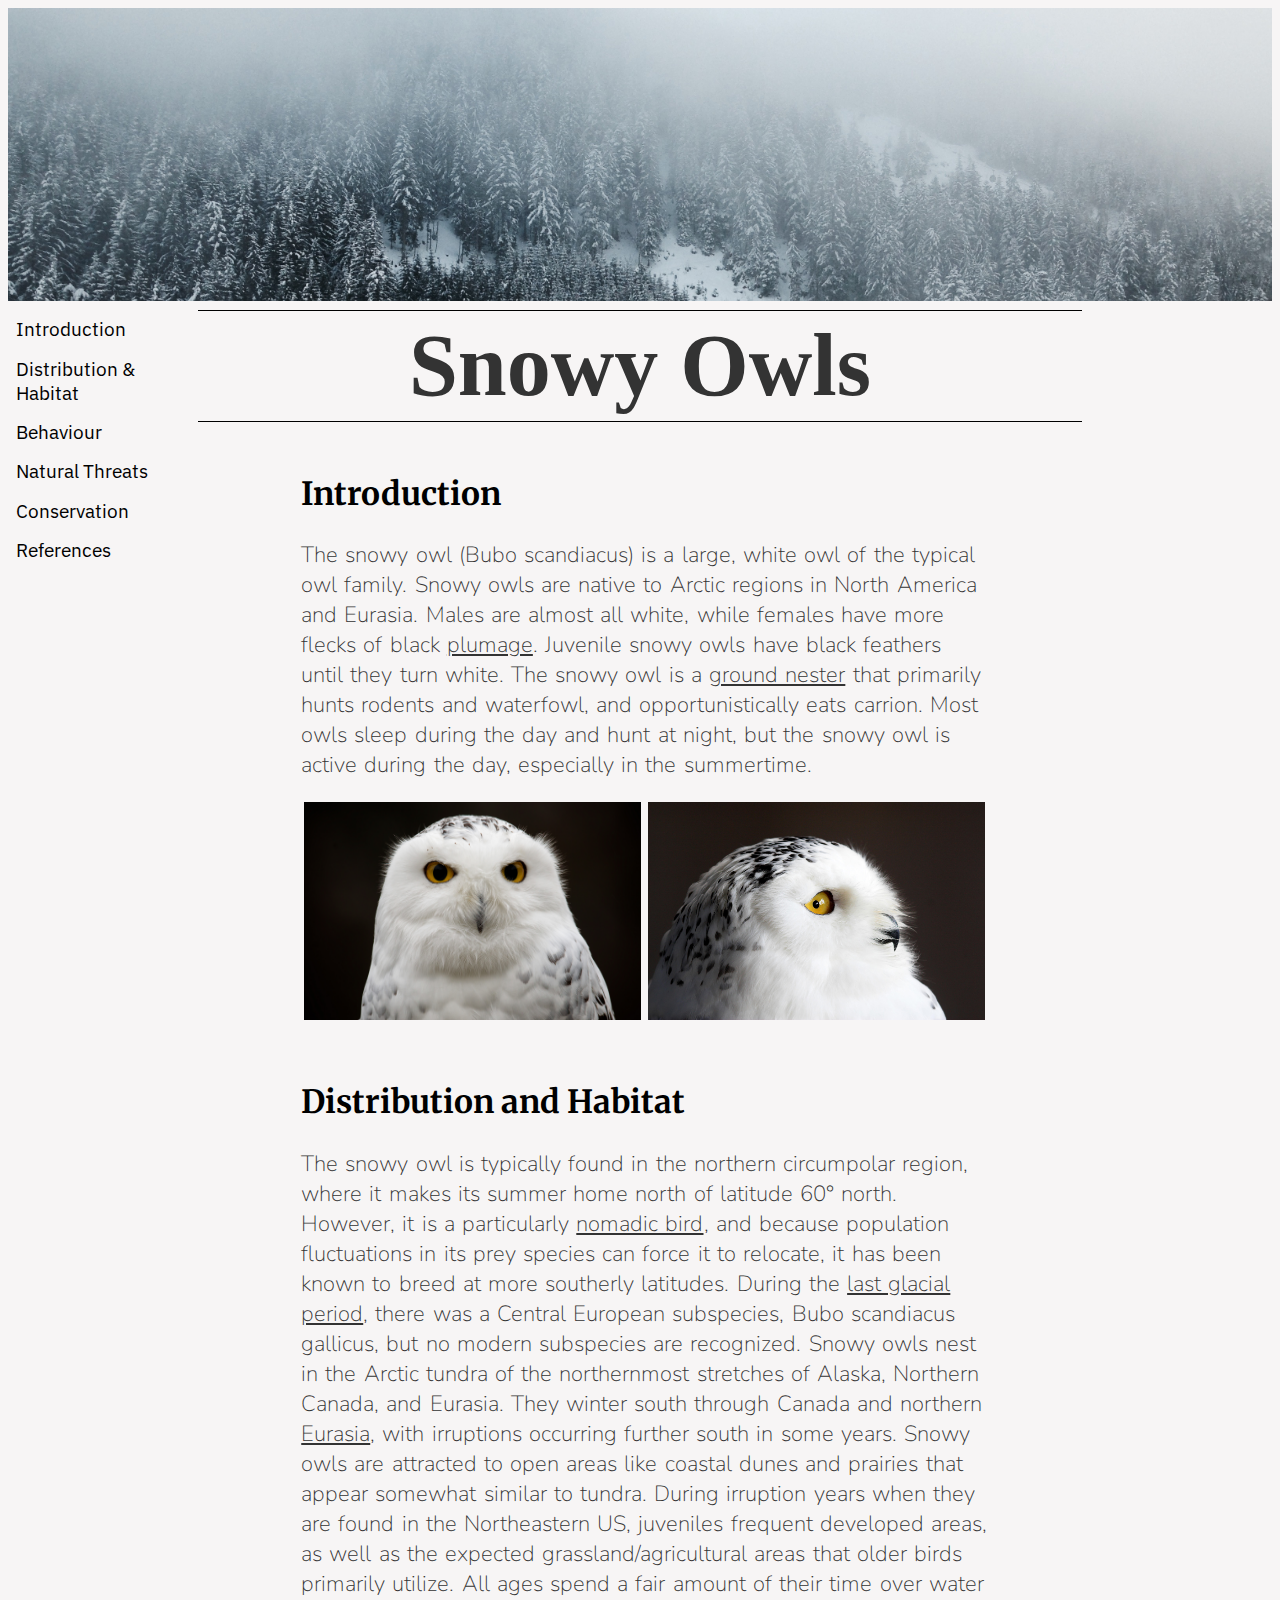
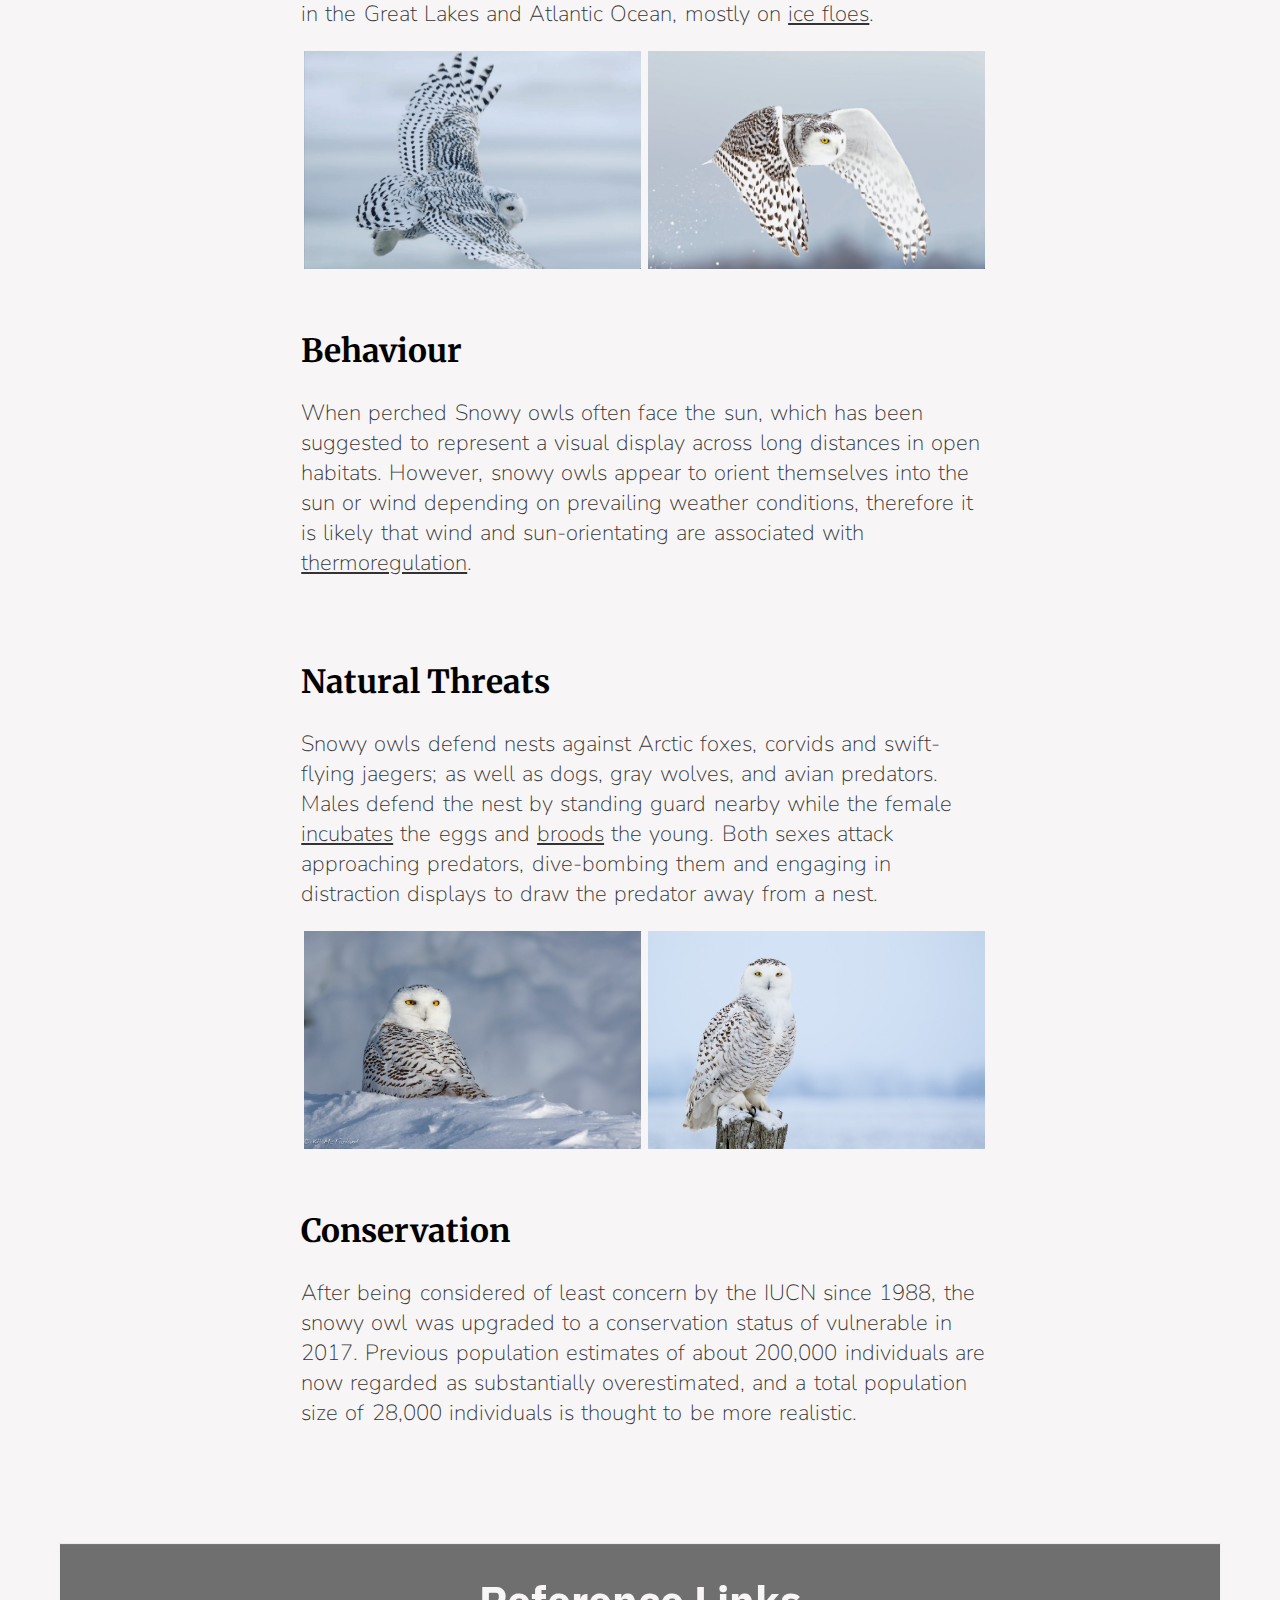
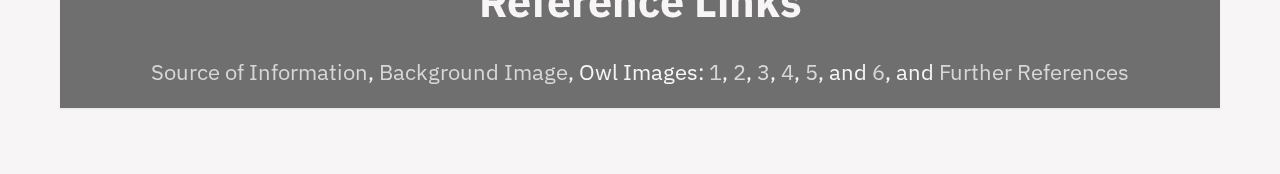
<file: index.html>
<!DOCTYPE html>
<link rel="stylesheet" type="text/css" href="main.css">

<title>
  Snowy Owls
</title>

<div class = "banner-image-container" alt = "Snowy forest on a mountain" id = "Introduction" ></div>

<ul class = "list-left">
  <li><a href="#Introduction">Introduction</a></li>
  <li><a href="#Distribution and Habitat">Distribution & Habitat</a></li>
  <li><a href="#Behaviour">Behaviour</a></li>
  <li><a href="#Natural Threats">Natural Threats</a></li>
  <li><a href="#Conservation">Conservation</a></li>
  <li><a href="#References">References</a></li>
</ul>

<div class = "sticky-head-container">
  <h1 class = "head-container">
    Snowy Owls
  </h1>
</div>

<div class = "body-container">
  <h2 class = "subtitle">Introduction</h2>
  <p class = "info-container">
    The snowy owl (Bubo scandiacus) is a large, white owl of the typical owl family. Snowy owls are native to Arctic regions in North America and Eurasia. Males are almost all white, while females have more flecks of black <a class = "subReference" href = "https://en.wikipedia.org/wiki/Plumage" target = "_blank">plumage</a>. Juvenile snowy owls have black feathers until they turn white. The snowy owl is a <a class = "subReference" href = "https://simple.wikipedia.org/wiki/Bird_nest#Ground_and_mound_nests" target = "_blank">ground nester</a> that primarily hunts rodents and waterfowl, and opportunistically eats carrion. Most owls sleep during the day and hunt at night, but the snowy owl is active during the day, especially in the summertime.
  </p>

  <div class = "body-image-container">
      <img class = "body-image" src = "Resources/Close Owl.png" alt = "Front view of a Snowy Owl">
      <img class = "body-image" src = "Resources/owlStaring.png" alt = "Side view of a Snowy Owl">
  </div>

  <br><br>

  <h2 class = "subtitle" id = "Distribution and Habitat">Distribution and Habitat</h2>
  <p class = "info-container">
    The snowy owl is typically found in the northern circumpolar region, where it makes its summer home north of latitude 60° north. However, it is a particularly <a class = "subReference" href = "https://en.wikipedia.org/wiki/Nomad" target = "_blank">nomadic bird</a>, and because population fluctuations in its prey species can force it to relocate, it has been known to breed at more southerly latitudes. During the <a class = "subReference" href = "https://en.wikipedia.org/wiki/Last_Glacial_Period" target = "_blank">last glacial period</a>, there was a Central European subspecies, Bubo scandiacus gallicus, but no modern subspecies are recognized.
    Snowy owls nest in the Arctic tundra of the northernmost stretches of Alaska, Northern Canada, and Eurasia. They winter south through Canada and northern <a class = "subReference" href = "https://en.wikipedia.org/wiki/Eurasia" target = "_blank">Eurasia</a>, with irruptions occurring further south in some years. Snowy owls are attracted to open areas like coastal dunes and prairies that appear somewhat similar to tundra. During irruption years when they are found in the Northeastern US, juveniles frequent developed areas, as well as the expected grassland/agricultural areas that older birds primarily utilize. All ages spend a fair amount of their time over water in the Great Lakes and Atlantic Ocean, mostly on <a class = "subReference" href = "https://en.wikipedia.org/wiki/Ice_floe" target = "_blank">ice floes</a>.
  </p>

  <div class = "body-image-container">
      <img class = "body-image" src = "Resources/owlFlight.png" alt = "Front view of a flying Snowy Owl">
      <img class = "body-image" src = "Resources/owlFlight2.png" alt = "Side view of a flying Snowy Owl">
  </div>

  <br><br>

  <h2 class = "subtitle" id = "Behaviour">Behaviour</h2>
  <p class = "info-container">
      When perched Snowy owls often face the sun, which has been suggested to represent a visual display across long distances in open habitats. However, snowy owls appear to orient themselves into the sun or wind depending on prevailing weather conditions, therefore it is likely that wind and sun-orientating are associated with <a class = "subReference" href = "https://en.wikipedia.org/wiki/Thermoregulation" target = "_blank">thermoregulation</a>.
  </p>

  <br><br>

  <h2 class = "subtitle" id = "Natural Threats">Natural Threats</h2>
  <p class = "info-container">
      Snowy owls defend nests against Arctic foxes, corvids and swift-flying jaegers; as well as dogs, gray wolves, and avian predators. Males defend the nest by standing guard nearby while the female <a class = "subReference" href = "https://en.wikipedia.org/wiki/Incubation" target = "_blank">incubates</a> the eggs and <a class = "subReference" href = "https://en.wikipedia.org/wiki/Brood" target = "_blank">broods</a> the young. Both sexes attack approaching predators, dive-bombing them and engaging in distraction displays to draw the predator away from a nest.
  </p>

  <div class = "body-image-container">
      <img class = "body-image" src = "Resources/snowOwlTurning.png" alt = "Snowy Owl Turning">
      <img class = "body-image" src = "Resources/snowOwlTurning2.png" alt = "Snowy Owl on a wooden pole">
  </div>
  
  <br><br>

  <h2 class = "subtitle" id = "Conservation">Conservation</h2>
  <p class = "info-container">
      After being considered of least concern by the IUCN since 1988, the snowy owl was upgraded to a conservation status of vulnerable in 2017. Previous population estimates of about 200,000 individuals are now regarded as substantially overestimated, and a total population size of 28,000 individuals is thought to be more realistic.
  </p>
</div>

<div class = "banner-image-container" alt = "Snowy forest on a mountain">
  <div class = "footer" id = "References">
    <h1>Reference Links</h1>
    <p>
      <a class = "reference" href = https://en.wikipedia.org/wiki/Snowy_owl target="_blank">Source of Information</a>, 
      <a class = "reference" href = https://commons.wikimedia.org/wiki/File:Snowy_forest_in_Austria_(Unsplash).jpg target="_blank">Background Image</a>, 
      Owl Images: 
      <a class = "reference" href = https://vistapointe.net/snowy-owl.html target="_blank">1</a>, 
      <a class = "reference" href = https://www.audubon.org/field-guide/bird/snowy-owl target="_blank">2</a>, 
      <a class = "reference" href = https://dailyhive.com/toronto/toronto-snowy-owls-photos target="_blank">3</a>, 
      <a class = "reference" href = https://oceanwide-expeditions.com/blog/secrets-of-the-snowy-owl-habitat-adaptations-and-other-facts target="_blank">4</a>, 
      <a class = "reference" href = https://bryanpfeiffer.com/2017/11/10/snowy-owl-alert target="_blank">5</a>, and 
      <a class = "reference" href = https://www.metrotimes.com/news-hits/archives/2017/12/29/locals-say-theyre-spotting-snowy-owls-in-downtown-detroit target="_blank">6</a>, and 
      <a class = "reference" href = "subpage.html">Further References</a>
    </p>
  </div>
</div>
</file>
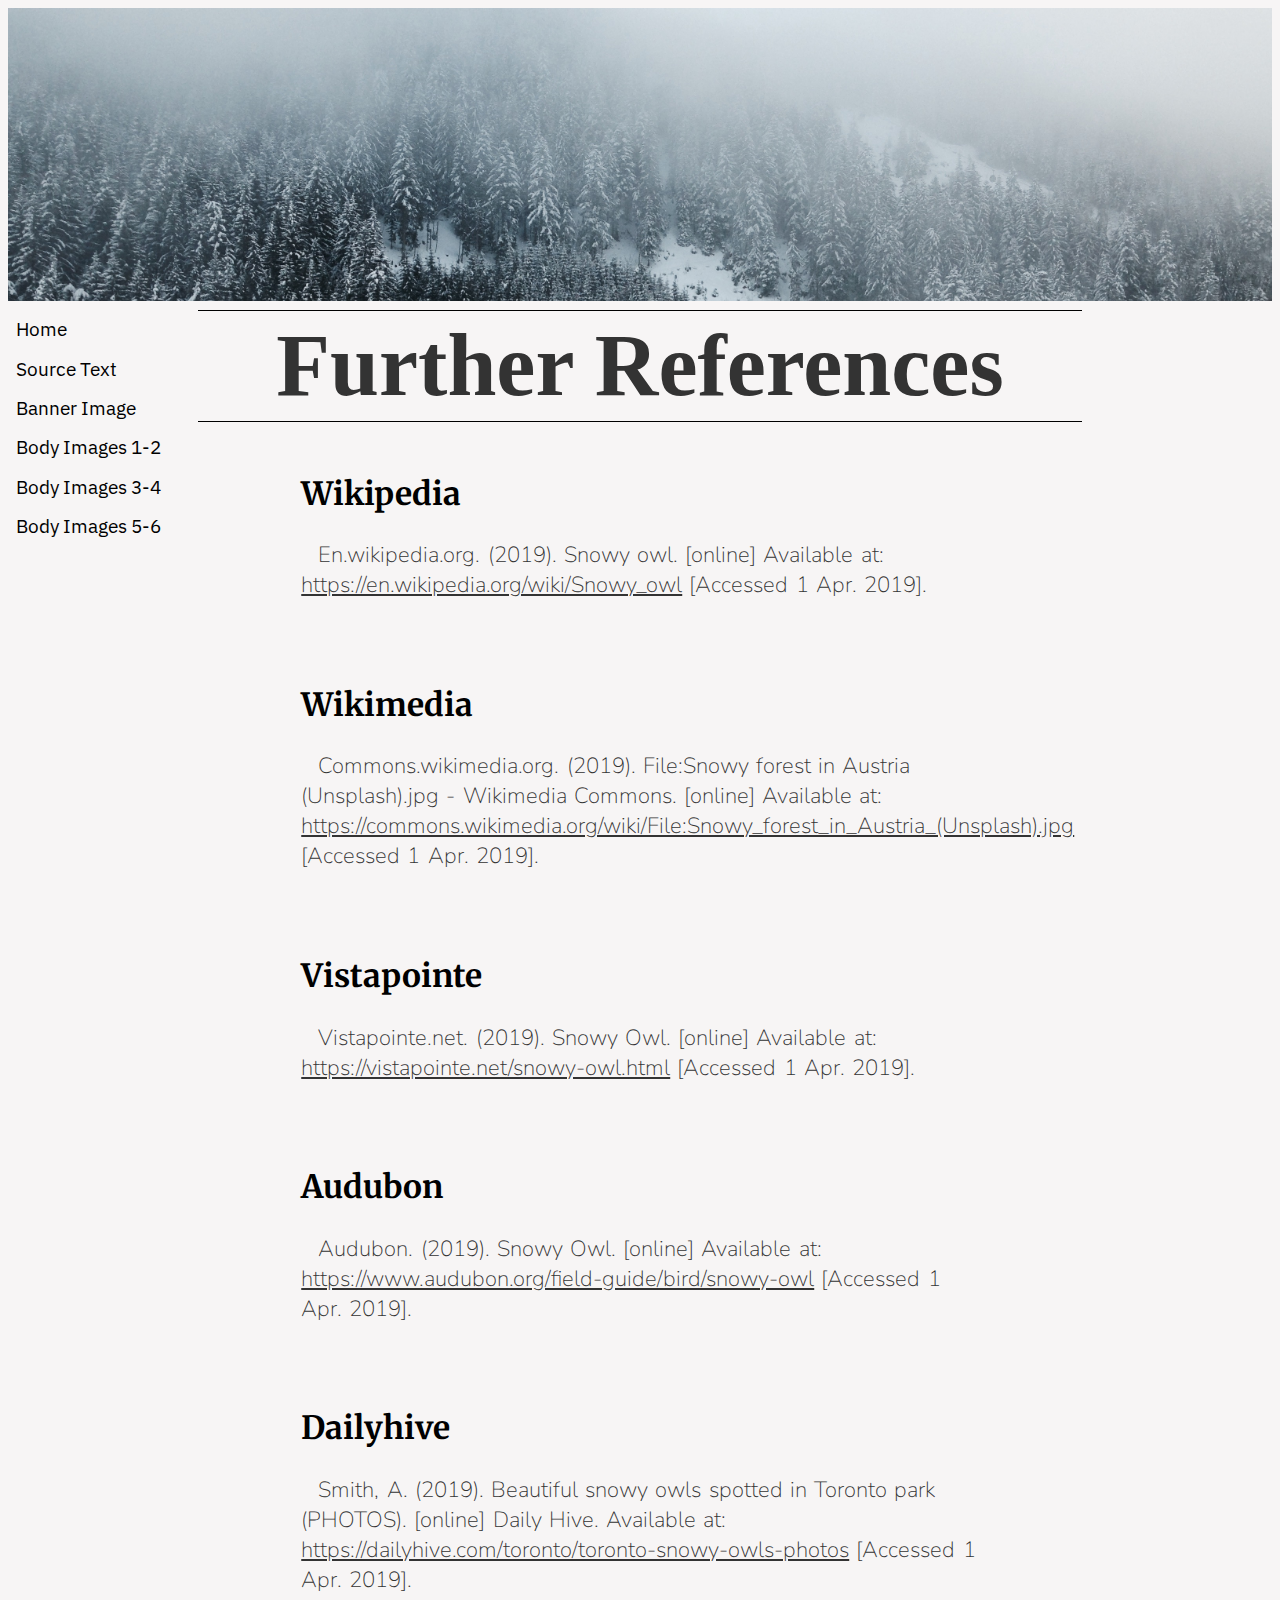
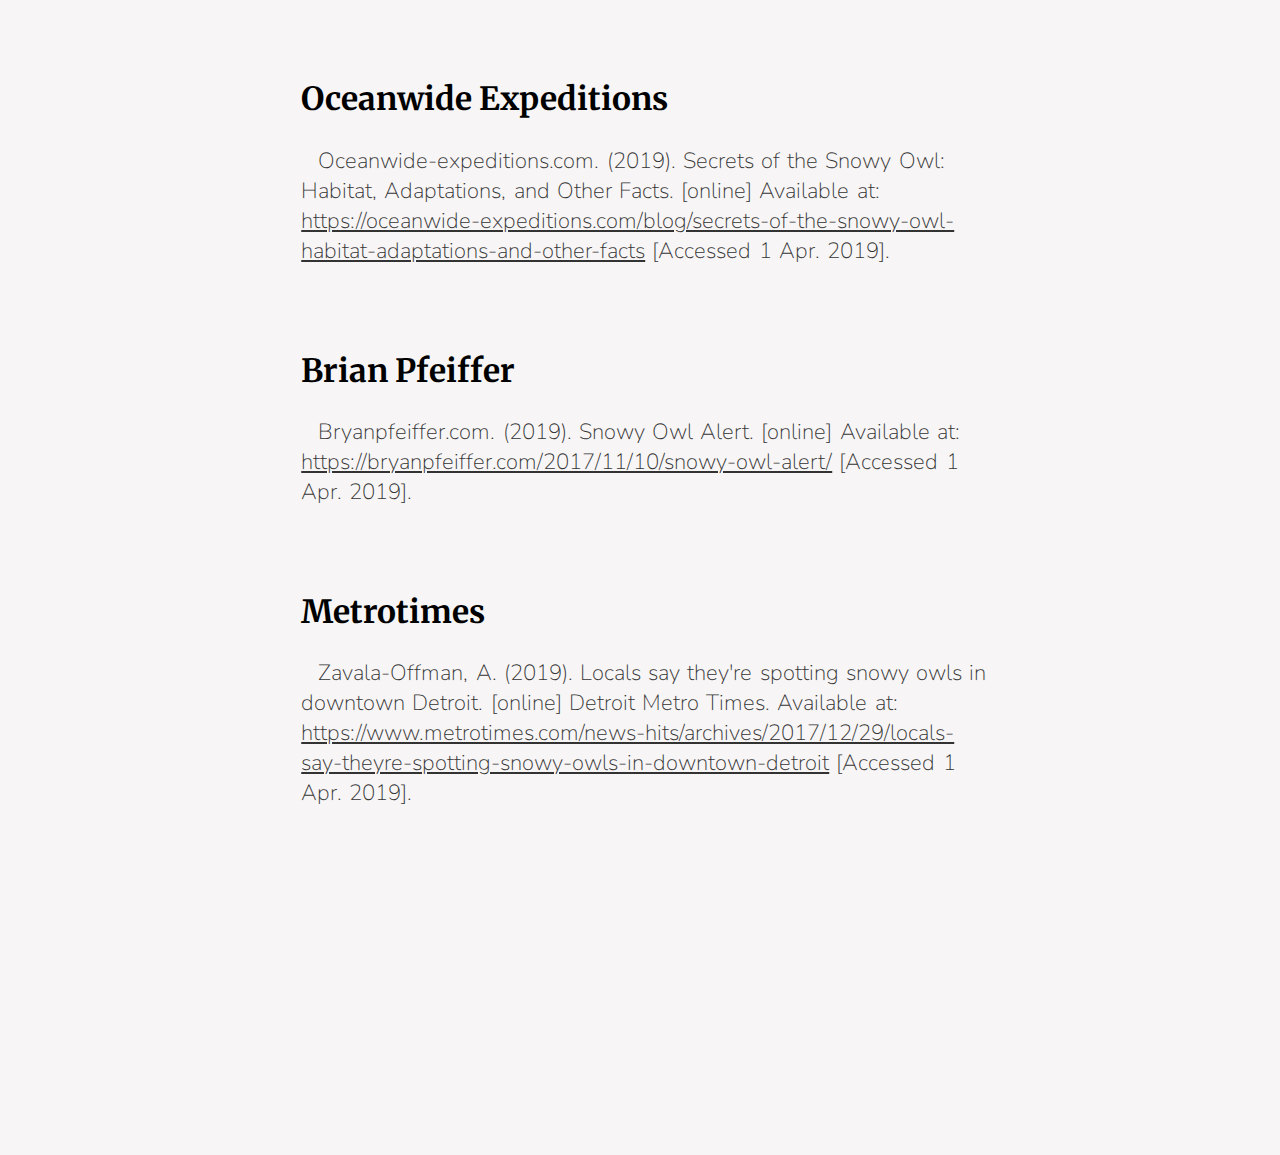
<file: subpage.html>
<!DOCTYPE html>
<link rel="stylesheet" type="text/css" href="main.css">

<title>References</title>

<div class = "banner-image-container" id = "Top of Page" alt = "Snowy forest on a mountain"></div>

<div class = "sticky-head-container">
    <h1 class = "head-container">
          Further References
    </h1>
</div>

<ul class = "list-left">
    <li><a href="index.html">Home</a></li>
    <li><a href="#Top of Page">Source Text</a></li>
    <li><a href="#Top of Page">Banner Image</a></li>
    <li><a href="#Images 1-2">Body Images 1-2</a></li>
    <li><a href="#Images 3-4">Body Images 3-4</a></li>
    <li><a href="#Images 5-6">Body Images 5-6</a></li>
</ul>

<div class = "body-container">
    <h2 class = "subtitle">Wikipedia</h2>
    <p class = "subReference-info">
            En.wikipedia.org. (2019). Snowy owl. [online] Available at: <a class = "subReference" href = "https://en.wikipedia.org/wiki/Snowy_owl">https://en.wikipedia.org/wiki/Snowy_owl</a> [Accessed 1 Apr. 2019].
    </p>
    <br><br>

    <h2 class = "subtitle">Wikimedia</h2>
    <p class = "subReference-info">
            Commons.wikimedia.org. (2019). File:Snowy forest in Austria (Unsplash).jpg - Wikimedia Commons. [online] Available at: <a class = "subReference" href = "https://commons.wikimedia.org/wiki/File:Snowy_forest_in_Austria_(Unsplash).jpg">https://commons.wikimedia.org/wiki/File:Snowy_forest_in_Austria_(Unsplash).jpg</a> [Accessed 1 Apr. 2019].
    </p>
    <br><br>

    <h2 class = "subtitle" id = "Images 1-2">Vistapointe</h2>
    <p class = "subReference-info">
            Vistapointe.net. (2019). Snowy Owl. [online] Available at: <a class = "subReference" href = "https://vistapointe.net/snowy-owl.html">https://vistapointe.net/snowy-owl.html</a> [Accessed 1 Apr. 2019].
    </p>
    <br><br>

    <h2 class = "subtitle">Audubon</h2>
    <p class = "subReference-info">
        Audubon. (2019). Snowy Owl. [online] Available at: <a class = "subReference" href = "https://www.audubon.org/field-guide/bird/snowy-owl">https://www.audubon.org/field-guide/bird/snowy-owl</a> [Accessed 1 Apr. 2019].
    </p>
    <br><br>

    <h2 class = "subtitle" id = "Images 3-4">Dailyhive</h2>
    <p class = "subReference-info">
        Smith, A. (2019). Beautiful snowy owls spotted in Toronto park (PHOTOS). [online] Daily Hive. Available at: <a class = "subReference" href = "https://dailyhive.com/toronto/toronto-snowy-owls-photos">https://dailyhive.com/toronto/toronto-snowy-owls-photos</a> [Accessed 1 Apr. 2019].
    </p>
    <br><br>

    <h2 class = "subtitle">Oceanwide Expeditions</h2>
    <p class = "subReference-info">
        Oceanwide-expeditions.com. (2019). Secrets of the Snowy Owl: Habitat, Adaptations, and Other Facts. [online] Available at: <a class = "subReference" href = "https://oceanwide-expeditions.com/blog/secrets-of-the-snowy-owl-habitat-adaptations-and-other-facts">https://oceanwide-expeditions.com/blog/secrets-of-the-snowy-owl-habitat-adaptations-and-other-facts</a> [Accessed 1 Apr. 2019].
    </p>
    <br><br>

    <h2 class = "subtitle" id = "Images 5-6">Brian Pfeiffer</h2>
    <p class = "subReference-info">
        Bryanpfeiffer.com. (2019). Snowy Owl Alert. [online] Available at: <a class = "subReference" href = "https://bryanpfeiffer.com/2017/11/10/snowy-owl-alert/">https://bryanpfeiffer.com/2017/11/10/snowy-owl-alert/</a> [Accessed 1 Apr. 2019].
    </p>
    <br><br>

    <h2 class = "subtitle">Metrotimes</h2>
    <p class = "subReference-info">
            Zavala-Offman, A. (2019). Locals say they're spotting snowy owls in downtown Detroit. [online] Detroit Metro Times. Available at: <a class = "subReference" href = "https://www.metrotimes.com/news-hits/archives/2017/12/29/locals-say-theyre-spotting-snowy-owls-in-downtown-detroit">https://www.metrotimes.com/news-hits/archives/2017/12/29/locals-say-theyre-spotting-snowy-owls-in-downtown-detroit</a> [Accessed 1 Apr. 2019].
    </p>
</div>

<div class = "banner-image-container" alt = "Snowy forest on a mountain"></div>
</file>
<file: main.css>
@import url("https://fonts.googleapis.com/css?family=Oxygen|Merriweather:300i|Questrial|Nunito:300|IBM+Plex+Sans:300i");
*{ box-sizing: border-box}

html {
    height: 100%;
    scroll-behavior: smooth;
}

.banner-image-container {
    background-image: url("Resources/Snowy_forest 3.png");
    min-height: 32.5%;
    margin: 0% 0% 0.75% 0%;
    background-attachment: fixed;
    background-position: center;
    background-repeat: no-repeat;
    background-size: cover;
    filter: opacity(50px);
}

body {
    color: black;
    background-color: #F7F5F5 ;
    height: 100%;
}

.sticky-head-container{
    position: sticky;
    top: 0;
    margin: 0.5% 15% 0.5% 15%;
    background-color: #F7F5F5;
}

.head-container {
    margin: 0.5% 0% 0.5% 0%;
    padding: 0.5%;
    border-top: 0.015em solid black;
    border-bottom: 0.015em solid black;
    text-align: center;
    font-size: 550%;
    font-family: 'Merriweather' sans-serif;
    color: #333333;
}

.body-container {
    width: 56vw;
    display: inline-block;
    margin: 0.5% 22% 1.5% 22%;
    padding: 1% 1.2% 1% 1.2%;
}

.subtitle {
    font-family: 'Merriweather', sans-serif;
    font-size: 200%;
}

.info-container {
    text-align: left;
    font-family: 'Nunito', sans-serif;
    font-weight: 2;
    font-size: 138%;
    word-spacing: 0.1em;
    color: #333333;
}

.body-image-container {
    text-align: center;
    vertical-align: middle;
    font-family: 'Nunito', sans-serif;
}

.body-image {
    display: inline-block;
    text-align: center;
    vertical-align: middle;
    width: 26.6vw;
    height: 17vw;
    padding: 0% 0.25% 0% 0.25%;
    box-shadow: inset 0px 0px 40px 40px #F7F5F5;
}

.list-left {
    width: 12.6%;
    padding: 0;
    background-color: #F7F5F5;
    position: fixed;
    height: 31%;
    bottom: 32.5%;
    overflow: auto;
    list-style-type: none;
    font-family: 'IBM Plex Sans', sans-serif;
    text-align: left;
    font-size: 117.5%;
}

.list-left a {
    display: block;
    color: #000;
    padding: 4.75% 5%;
    text-decoration: none;
}
  
.list-left a.active {
    background-color: #4CAF50;
    color: #F7F5F5;
}
  
.list-left a:hover:not(.active) {
    background-color: #777;
    color: #F7F5F5;
    transition: 0.25s;
}

.footer {
    margin: 0% 4% 0% 4%;
    transform: translate(0, 37.5%);
    border: 0.02em solid #f1f1f1;
    background-color: rgba(0,0,0, 0.55);
    text-align: center;
    font-family: 'IBM Plex Sans', sans-serif;
    color: #F7F5F5;
    font-size: 135%;
  }

a.reference:link {
    color: rgb(215, 215, 215);
    text-decoration: none;
}

a.reference:visited {
    color: rgb(190, 190, 190);
    text-decoration: none;
}

a.reference:hover {
    color: rgb(255, 255, 255);
    text-decoration: none;
    transition: 0.6s;
}

a.reference:active {
    color: rgb(190, 190, 190);
    text-decoration: none;
}

a.subReference:link {
    color: rgb(51, 51, 51);
}

a.subReference:visited {
    color: rgb(100, 100, 100);
}

a.subReference:hover {
    color: rgb(175, 175, 175);
    transition: 0.6s;
}

a.subReference:active {
    color: rgb(175, 175, 175);
}

.subReference-info {
    text-align: left;
    text-indent: 2.5%;
    font-family: 'Nunito', sans-serif;
    font-weight: 2;
    font-size: 138%;
    word-spacing: 0.1em;
    color: #333333;
}
</file>
